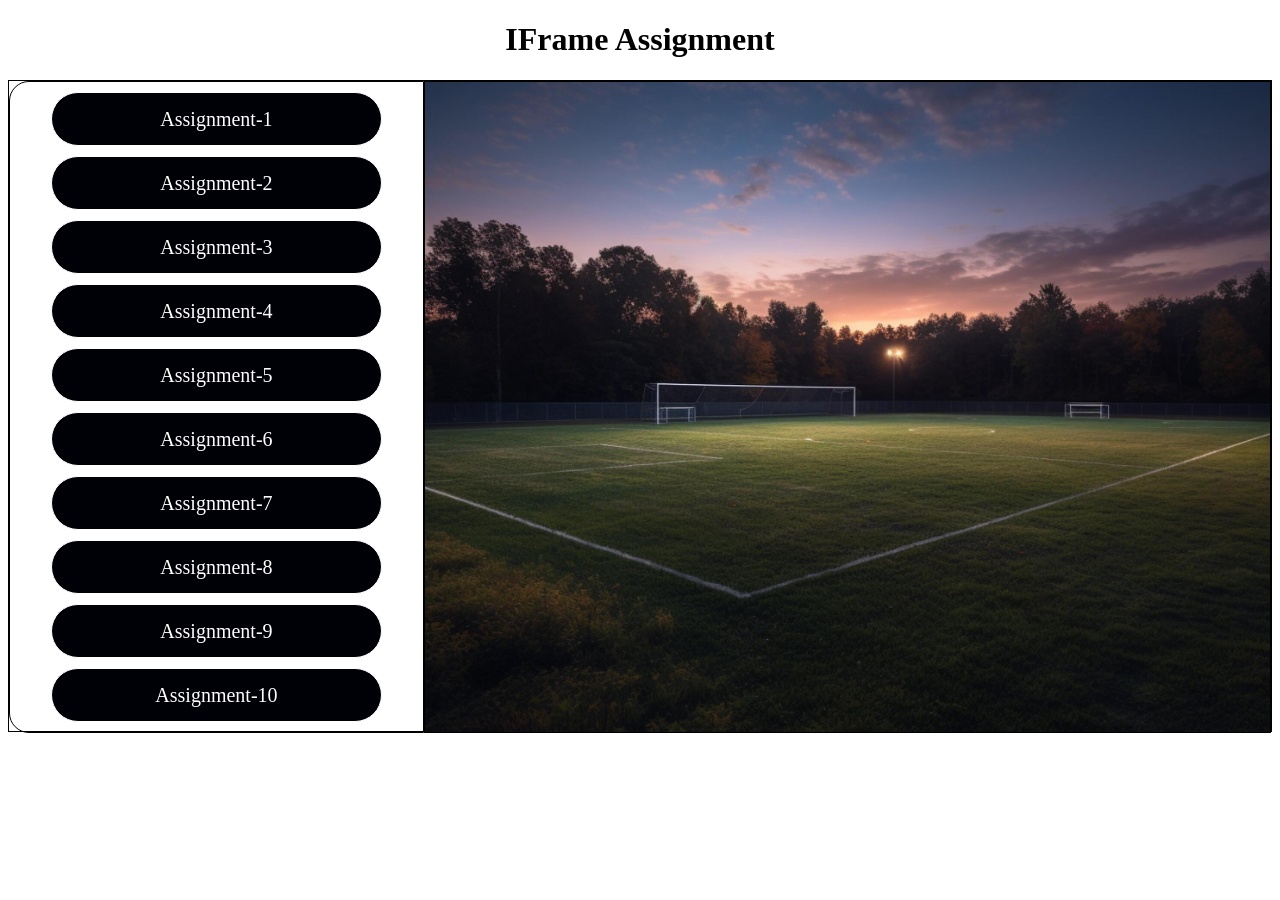
<file: index.html>
<!DOCTYPE html>
<html lang="en">
<head>
    <meta charset="UTF-8">
    <meta name="viewport" content="width=device-width, initial-scale=1.0">
    <title>Document</title>
    <style>
        body{
            margin-top: 1%;
        }
        .box{
            height: 650px;
            border: 1px solid black;
            display: flex;
        }
        
        .left{
            height: 100%;
            width: 34.2%;
            display: flex;
            flex-direction: column;
            justify-content: space-evenly;
            border: 1px solid black;
            border-top-left-radius: 20px;
            border-bottom-left-radius: 20px;

        }.right{
            height: 100%;
            width: 70%;
            border: 1px solid black;
        }
        button{
            margin-left: 10%;
            height: 100%;
            width: 80%;
            background-color: rgb(0, 0, 7);
            border: 1px solid white;
            border-radius: 30px;
            text-align: center;
            line-height: 50px;
            color: white;
            font-size: 20px;
            font-family:Cambria, Cochin, Georgia, Times, 'Times New Roman', serif;
        }   
        button:hover{
            cursor: pointer;
        }
        a{
            color: white;
            font-size: 30px;
            text-decoration: none;
        }
        iframe{
            width: 100%;
            height: 100%;
            border: none;
        }
    </style>
</head>
<body>
    <h1 align="center">IFrame Assignment</h1>
    <div class="box">

        <div class="left">
            <a href="assests/1-background/index.html" target="contentframe"><button>Assignment-1</button></a>
            <a href="assests/2-newspaper/index.html" target="contentframe"><button>Assignment-2</button></a>
            <a href="assests/3-flex-box/index.html" target="contentframe"><button>Assignment-3</button></a>
            <a href="assests/4-dynamic-gallery/index.html" target="contentframe"><button>Assignment-4</button></a>
            <a href="assests/5-ui-card/index.html" target="contentframe"><button>Assignment-5</button></a>
            <a href="assests/6-anchor/index.html" target="contentframe"><button>Assignment-6</button></a>
            <a href="index.html" target="contentframe"><button>Assignment-7</button></a>
            <a href="assests/8-table/index.html" target="contentframe"><button>Assignment-8</button></a>
            <a href="assests/9-box-plot/index.html" target="contentframe"><button>Assignment-9</button></a>
            <a href="assests/10-login/index.html" target="contentframe"><button>Assignment-10</button></a>
        </div>
        <div class="right">
            <iframe srcdoc="<style>body{margin:0;height:100vh;}img{width:100%;height:100%;object-fit:cover;}</style><img src='image4.jpg'>" frameborder="0" height="100%" width="100%" name="contentframe">Rajat</iframe>
        </div>      
    </div>
    
</body>
</html>
</file>
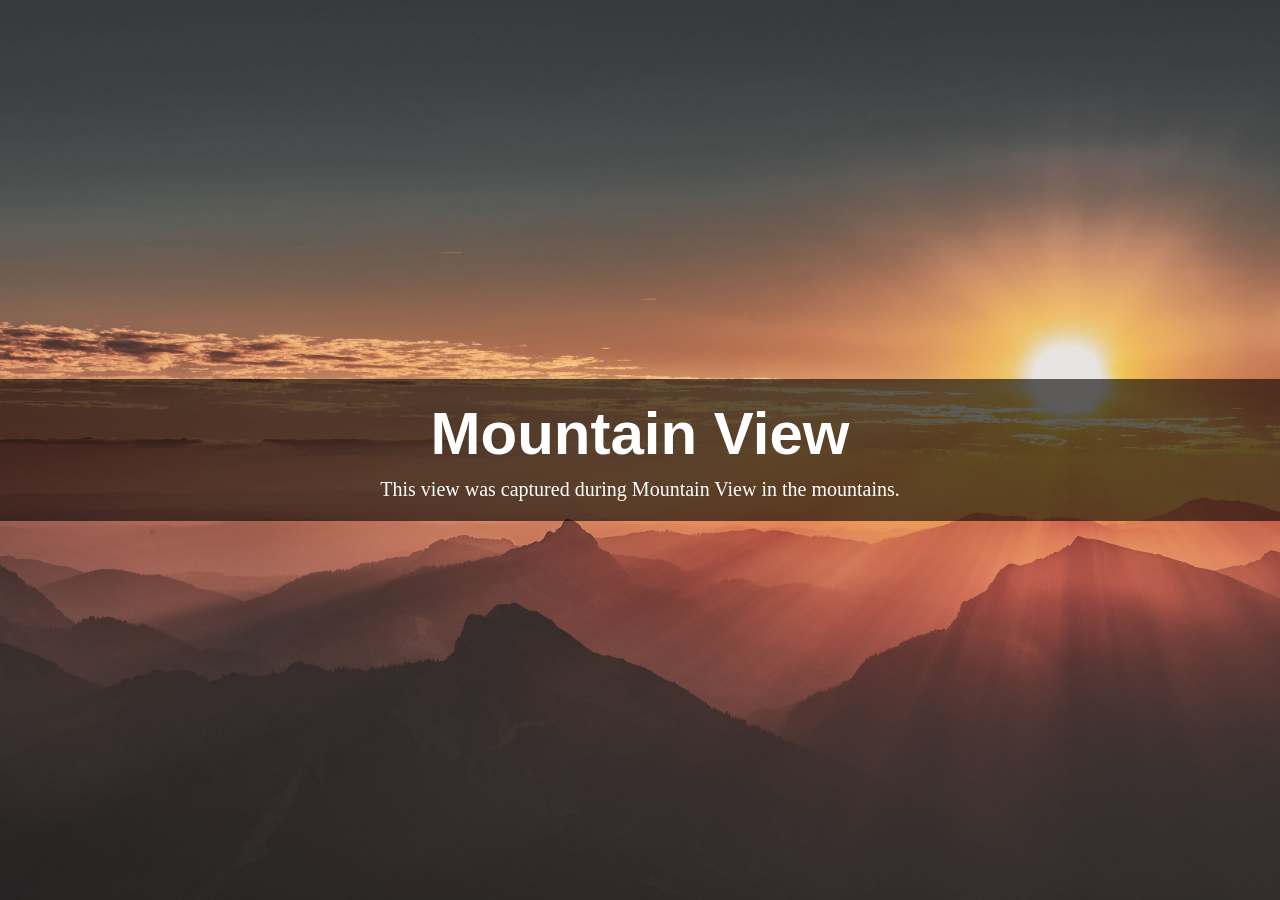
<file: assests/1-background/index.html>
<!DOCTYPE html>
<html lang="en">
<head>
    <meta charset="UTF-8">
    <meta name="viewport" content="width=device-width, initial-scale=1.0">
    <title>Mountain View</title>
</head>
<style>
    * {
        margin: 0;
        padding: 0;
        box-sizing: border-box;
    }
    body {
        background-image: url(mountain.jpg);
        background-size: cover;
        background-position: center;
        background-repeat: no-repeat;
        min-height: 100vh; 
        display: flex;
        justify-content: center;
        align-items: center;
    }
    .box {
        background-color: rgba(0, 0, 0, 0.6);
        text-align: center;
        color: rgb(255, 255, 255);
        padding: 20px 40px; 
        width:100%;
    }
    h1 {
        font-family: 'Trebuchet MS', 'Lucida Sans Unicode', 'Lucida Grande', 'Lucida Sans', Arial, sans-serif;
        font-size: clamp(32px, 5vw, 60px); 
        margin-bottom: 10px;
    }
    p {
        font-size: clamp(16px, 2vw, 20px); 
        font-family: Georgia, 'Times New Roman', Times, serif;
    }
</style>
<body>
    <div class="box">
        <h1>Mountain View</h1>
        <p>This view was captured during Mountain View in the mountains.</p>
    </div>    
</body>
</html>
</file>
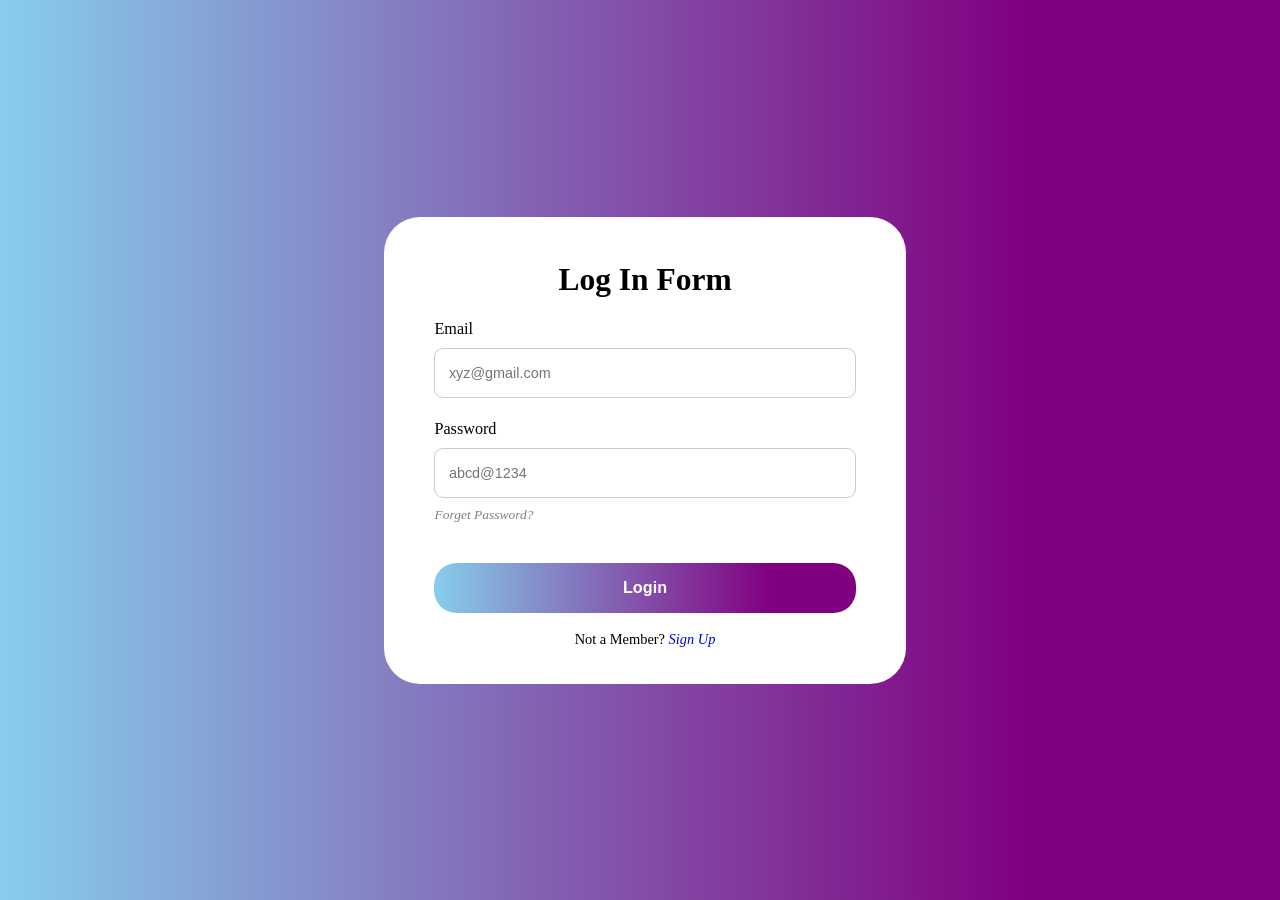
<file: assests/10-login/index.html>
<!DOCTYPE html>
<html lang="en">
<head>
    <meta charset="UTF-8">
    <meta name="viewport" content="width=device-width, initial-scale=1.0">
    <link rel="stylesheet" href="style.css">
    <title>Document</title>
    <style>
        form {
            height: auto;
            width: 58vh;
            background-color: white;
            border-radius: 4vh;
            padding: 4vh 3vh;
        }
        h1 {
            text-align: center;
            font-size: 3.5vh;
            margin-top: 1vh;
            margin-bottom: 2vh;
        }
        .email, .password, .login {
            width: 90%;
            margin: auto;
            margin-top: 2.5vh;
            font-size: 1.8vh;
        }
        input {
            height: 5.5vh;
            width: 100%;
            margin-top: 1vh;
            font-size: 1.6vh;
            padding: 0 1.5vh;
            border: 1px solid #ccc;
            border-radius: 1vh;
        }
        p {
            margin-top: 1vh;
        }
        #login {
            background: linear-gradient(90deg, skyblue, purple 80%);
            border-radius: 2.5vh;
            border: none;
            color: white;
            font-size: 1.8vh;
            font-weight: bold;
            cursor: pointer;
            margin-top: 2vh;
            height: 5.5vh;
        }
        .password > p {
            color: grey;
            font-style: italic;
            font-size: 1.5vh;
        }
        .login > p {
            text-align: center;
            margin-top: 2vh;
            font-size: 1.6vh;
        }
        a {
            text-decoration: none;
            font-style: italic;
        }
        #login:hover {
            cursor: pointer;
        }
    </style>
</head>
<body>
    <div class="con">
        <form action="">
            <h1>Log In Form</h1>
            <div class="email">
                <label for="">Email</label>
                <br>
                <input type="email" placeholder="xyz@gmail.com">
            </div>
            <div class="password">
                <label for="">Password</label>
                <br>
                <input type="password" placeholder="abcd@1234">
                <p>Forget Password?</p>
            </div>
            <div class="login">
                <input type="button" value="Login" id="login">
                <p>Not a Member? <a href="signup.html">Sign Up</a></p>
            </div>
        </form>
    </div>
</body>
</html>
</file>
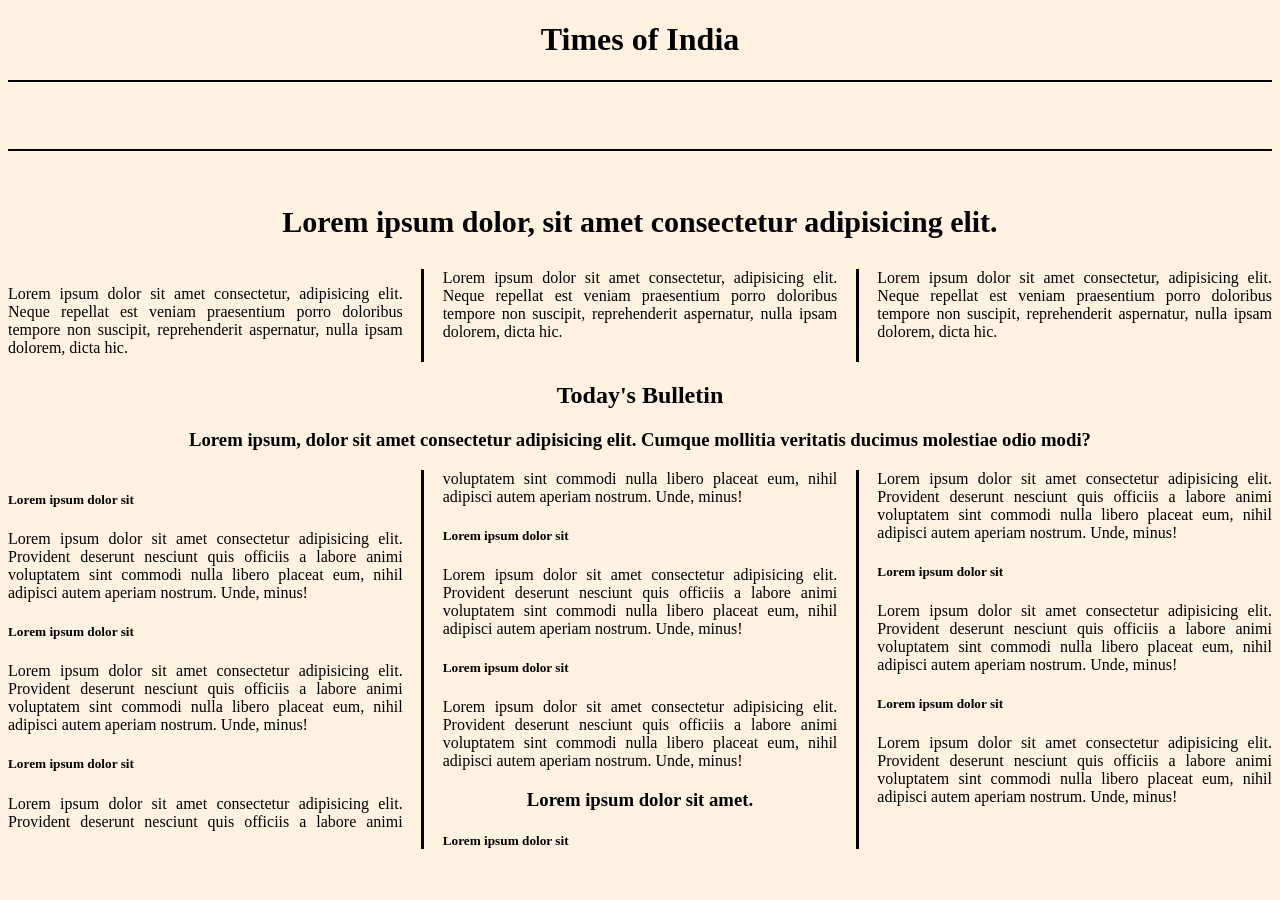
<file: assests/2-newspaper/index.html>
<!DOCTYPE html>
    <html lang="en">
    <head>
        <meta charset="UTF-8">
        <meta name="viewport" content="width=device-width, initial-scale=1.0">
        <title>Newspaper</title>
        <style>
            *{
                background-color: rgb(255, 242, 225);
                text-align: justify;
            }
            h1{
                text-align: center;
                font-family:Cambria, Cochin, Georgia, Times, 'Times New Roman', serif;
            }
            marquee{
                border-top: 2px solid black;
                border-bottom: 2px solid black;
                margin-bottom: 20px;
            }
            h2{ 
                text-align: center;
            }
            h3{ 
                text-align: center;
            }
            .head{
                text-align: center;
                font-size: 30px;
            }
            .three,.b{
                column-count: 3;
                column-gap: 40px;
                column-rule: 3px solid black;
            }
        </style>
    </head>
    <body>
        <h1>Times of India</h1>
        <marquee behavior="" direction="" scrollamount="25"><h2>Latest Update: 30 July 2026</h2></marquee>
        <h3 class="head">Lorem ipsum dolor, sit amet consectetur adipisicing elit.</h2>
        <div class="three">
            <p>Lorem ipsum dolor sit amet consectetur, adipisicing elit. Neque repellat est veniam praesentium porro doloribus tempore non suscipit, reprehenderit aspernatur, nulla ipsam dolorem, dicta hic.</p>
            <p>Lorem ipsum dolor sit amet consectetur, adipisicing elit. Neque repellat est veniam praesentium porro doloribus tempore non suscipit, reprehenderit aspernatur, nulla ipsam dolorem, dicta hic.</p>
            <p>Lorem ipsum dolor sit amet consectetur, adipisicing elit. Neque repellat est veniam praesentium porro doloribus tempore non suscipit, reprehenderit aspernatur, nulla ipsam dolorem, dicta hic.</p>
    </div>
    
    <h2>Today's Bulletin</h2>
    <h3>Lorem ipsum, dolor sit amet consectetur adipisicing elit. Cumque mollitia veritatis ducimus molestiae odio modi?</h3>
    <div class="b">
        <p><h5>Lorem ipsum dolor sit</h5>Lorem ipsum dolor sit amet consectetur adipisicing elit. Provident deserunt nesciunt quis officiis a labore animi voluptatem sint commodi nulla libero placeat eum, nihil adipisci autem aperiam nostrum. Unde, minus!</p>
        <p><h5>Lorem ipsum dolor sit</h5>Lorem ipsum dolor sit amet consectetur adipisicing elit. Provident deserunt nesciunt quis officiis a labore animi voluptatem sint commodi nulla libero placeat eum, nihil adipisci autem aperiam nostrum. Unde, minus!</p>
        <p><h5>Lorem ipsum dolor sit</h5>Lorem ipsum dolor sit amet consectetur adipisicing elit. Provident deserunt nesciunt quis officiis a labore animi voluptatem sint commodi nulla libero placeat eum, nihil adipisci autem aperiam nostrum. Unde, minus!</p>
        <p><h5>Lorem ipsum dolor sit</h5>Lorem ipsum dolor sit amet consectetur adipisicing elit. Provident deserunt nesciunt quis officiis a labore animi voluptatem sint commodi nulla libero placeat eum, nihil adipisci autem aperiam nostrum. Unde, minus!</p>
        <p><h5>Lorem ipsum dolor sit</h5>Lorem ipsum dolor sit amet consectetur adipisicing elit. Provident deserunt nesciunt quis officiis a labore animi voluptatem sint commodi nulla libero placeat eum, nihil adipisci autem aperiam nostrum. Unde, minus!</p>
        <h3>Lorem ipsum dolor sit amet.</h3>
        <p><h5>Lorem ipsum dolor sit</h5>Lorem ipsum dolor sit amet consectetur adipisicing elit. Provident deserunt nesciunt quis officiis a labore animi voluptatem sint commodi nulla libero placeat eum, nihil adipisci autem aperiam nostrum. Unde, minus!</p>
        <p><h5>Lorem ipsum dolor sit</h5>Lorem ipsum dolor sit amet consectetur adipisicing elit. Provident deserunt nesciunt quis officiis a labore animi voluptatem sint commodi nulla libero placeat eum, nihil adipisci autem aperiam nostrum. Unde, minus!</p>
        <p><h5>Lorem ipsum dolor sit</h5>Lorem ipsum dolor sit amet consectetur adipisicing elit. Provident deserunt nesciunt quis officiis a labore animi voluptatem sint commodi nulla libero placeat eum, nihil adipisci autem aperiam nostrum. Unde, minus!</p>
    
    </div>
    </body>
    </html>
</file>
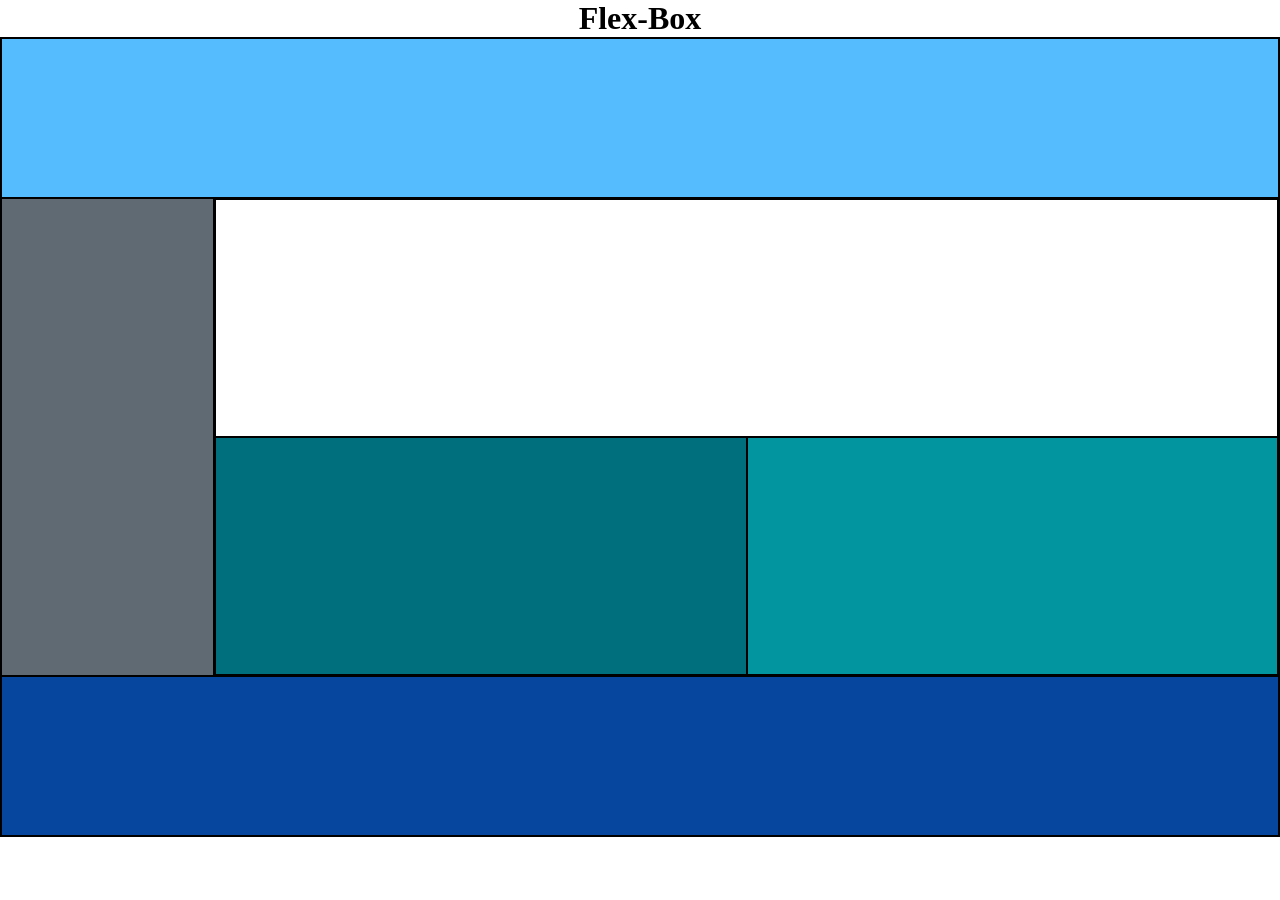
<file: assests/3-flex-box/index.html>
<!DOCTYPE html>
<html lang="en">
<head>
    <meta charset="UTF-8">
    <meta name="viewport" content="width=device-width, initial-scale=1.0">
    <title>Flex-Box</title>
    <style>
        *{
            margin: 0;
            padding: 0;
            box-sizing: border-box;
        }
        .con{
            border: 1px solid black;
            height: 800px;
        }
        .header{
            height: 20%;
            border: 1px solid black;
            background-color:#55bdfd;
        }
            
        .center{
            height: 60%;
            background-color:rgb(221, 255, 0);
            display: flex;
        }
            
        .left{
            height: 100%;
            width: 20%;
            border: 1px solid black;
            background-color:#5f6a73;
        }
        .right{
            background-color: rgb(255, 0, 0);
            height: 100%;
            border: 1px solid black;
            width: 100%;
        }
        .top{
            height: 50%;
            background-color: #ffffff;
            border: 1px solid black;
        }
        .bottom{
            height: 50%;
            background-color: #00bcc9c7;
            display: flex;
        }
        .bottom1{
            width: 50%;
        }
        .b1{
            background: #006f7d;
            border: 1px solid black;
        }
        .b2{
            background: #02949f;
            border: 1px solid black;
        }
        .footer{
            height: 20%;
            border: 1px solid black;
            background-color:rgb(7, 70, 159);
        }
    </style>
</head>
<body>
    <h1 align="Center">Flex-Box</h1>
    <div class="con">
        <div class="header"></div>
        <div class="center">
                <div class="left"></div>
                <div class="right">
                    <div class="top"></div>
                    <div class="bottom">
                        <div class="bottom1 b1"></div>
                        <div class="bottom1 b2"></div>
                    </div>
                </div>
        </div>
        <div class="footer"></div>
    </div>
</body>
</html>
</file>
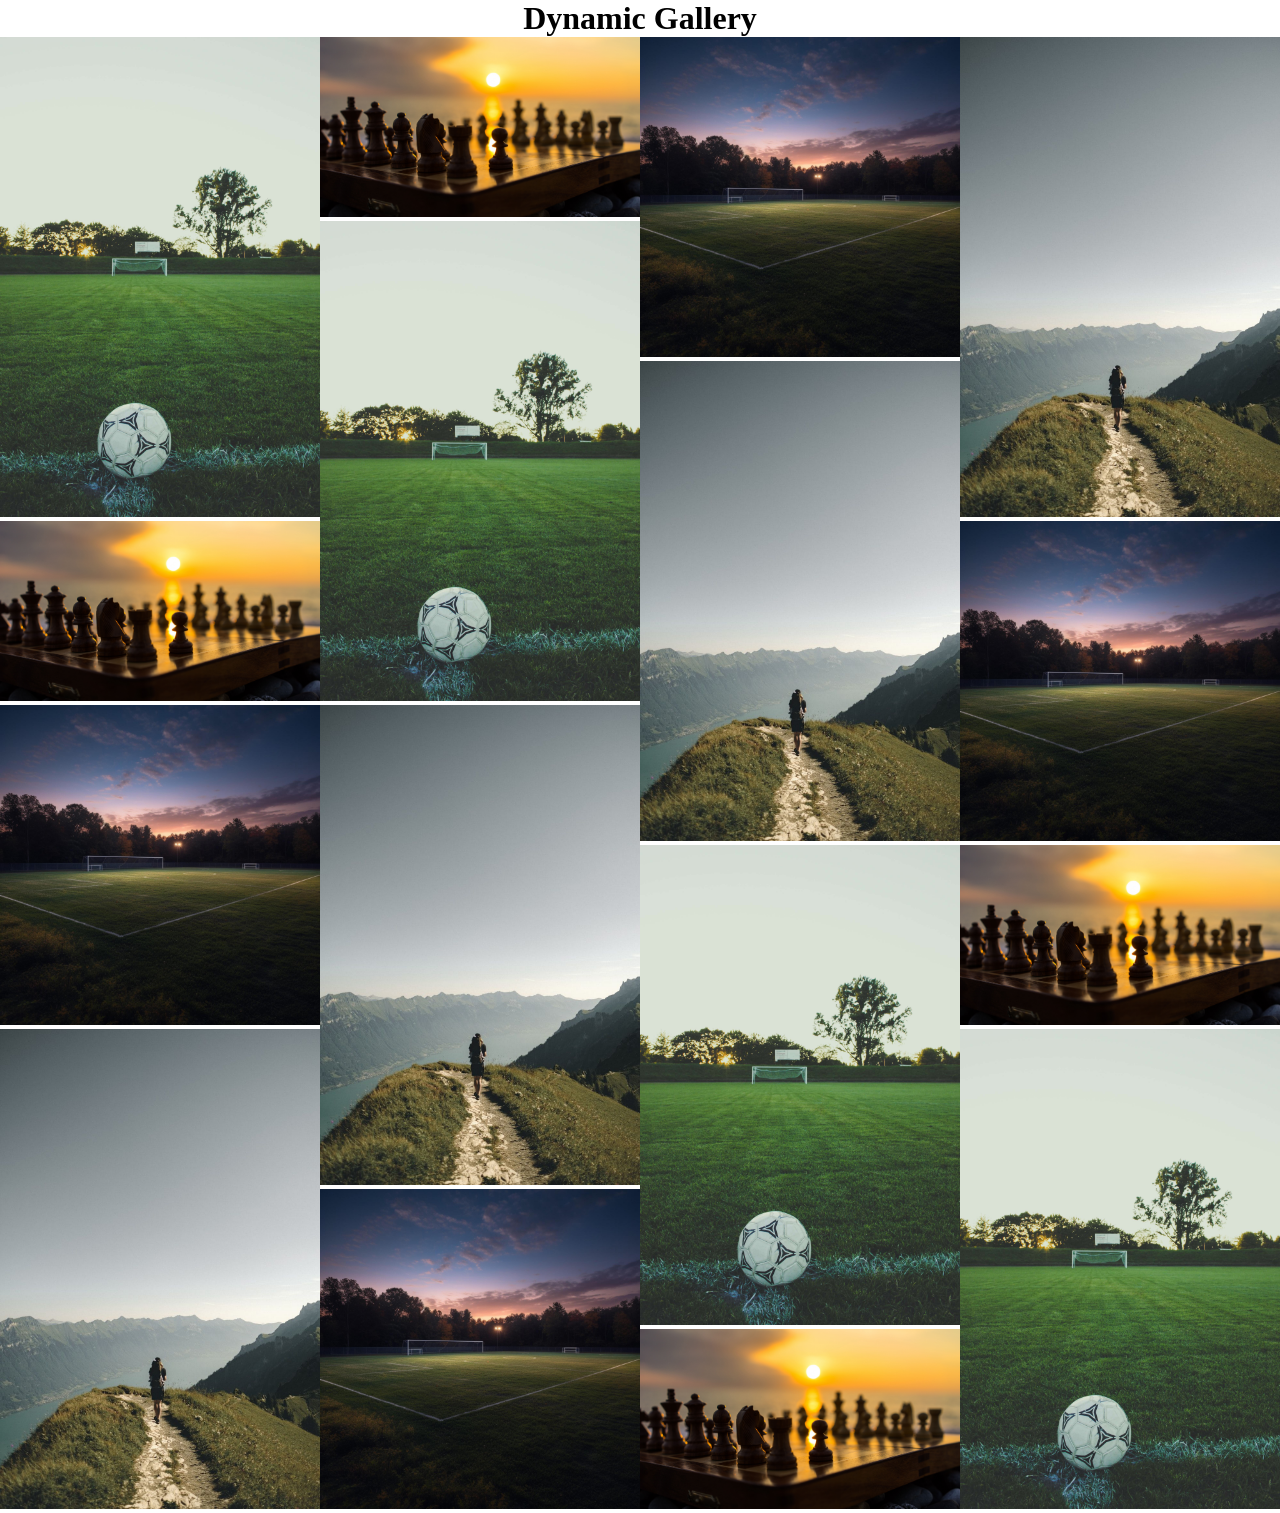
<file: assests/4-dynamic-gallery/index.html>
<!DOCTYPE html>
<html lang="en">
<head>
    <meta charset="UTF-8">
    <meta name="viewport" content="width=device-width, initial-scale=1.0">
    <title>Dynamic Gallery</title>
    <style>
        *{
            margin: 0;
            padding: 0;
            box-sizing: border-box;
        }
        .con{
            /* border: 1px solid black; */
            display: flex;
        }
        .box{
            width: 25%;
            /* border: 1px solid black; */
            height: 100%;   
        }
        img{
            width: 100%;
        }
    </style>
</head>
<body>
    <h1 align="Center">Dynamic Gallery</h1>
    <div class="con">
        <div class="box">
            <img src="assests/image.jpg" alt="">
            <img src="assests/image2.jpg" alt="">
            <img src="assests/image4.jpg" alt="">
            <img src="assests/image3.jpg" alt="">
        </div>
        <div class="box">
            <img src="assests/image2.jpg" alt="">
            <img src="assests/image.jpg" alt="">
            <img src="assests/image3.jpg" alt="">
            <img src="assests/image4.jpg" alt="">
        </div>
        <div class="box">
            <img src="assests/image4.jpg" alt="">
            <img src="assests/image3.jpg" alt="">
            <img src="assests/image.jpg" alt="">
            <img src="assests/image2.jpg" alt="">
        </div>
        <div class="box">
            <img src="assests/image3.jpg" alt="">
            <img src="assests/image4.jpg" alt="">
            <img src="assests/image2.jpg" alt="">
            <img src="assests/image.jpg" alt="">
        </div>
    </div>
</body>
</html>
</file>
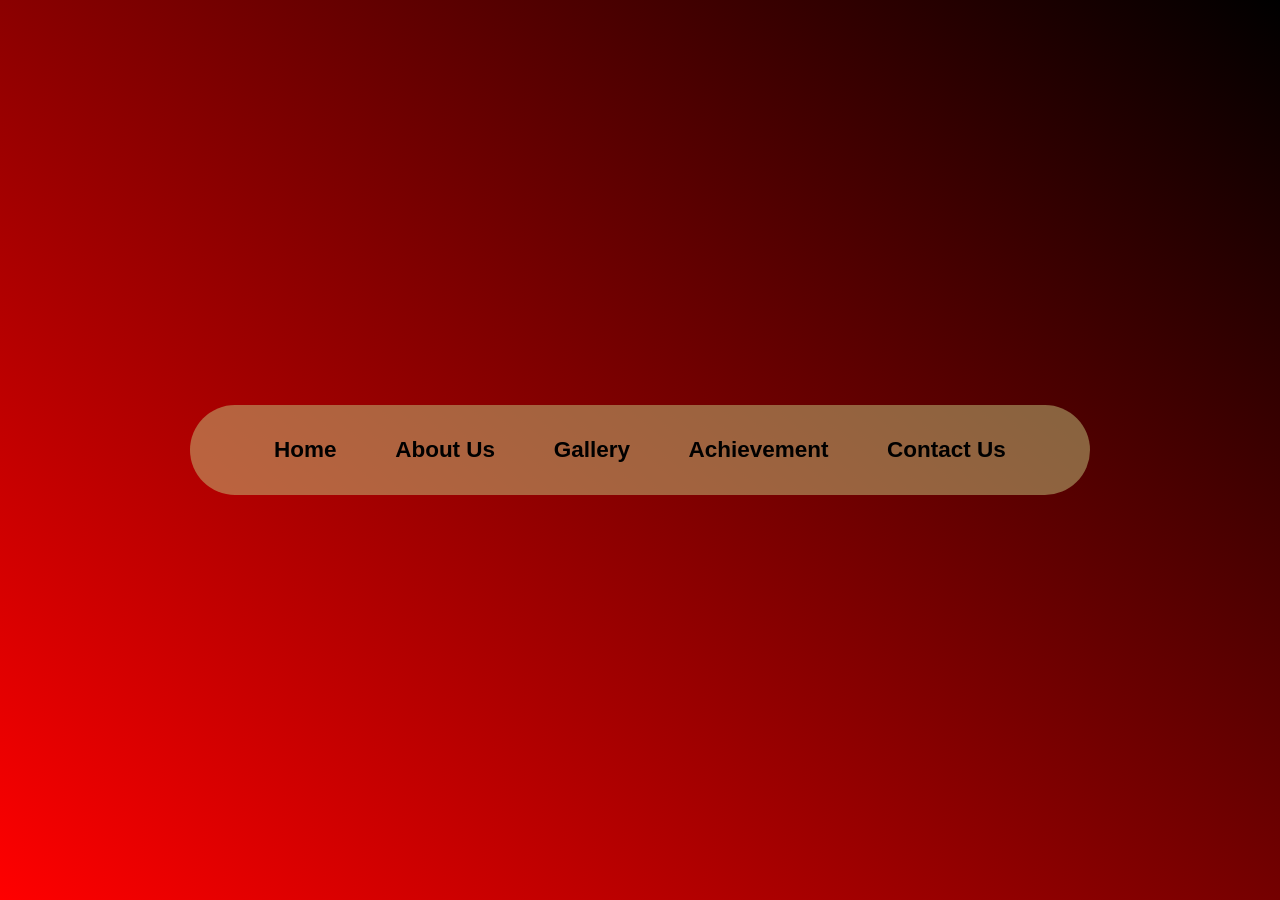
<file: assests/6-anchor/index.html>
<!DOCTYPE html>
<html lang="en">
<head>
    <meta charset="UTF-8">
    <meta name="viewport" content="width=device-width, initial-scale=1.0">
    <title>Document</title>
    <style>
        * {
            margin: 0;
            padding: 0;
            box-sizing: border-box;
        }
        .box {
            height: 100vh;
            background: linear-gradient(40deg, red, black);
            display: flex;
            justify-content: center;
            align-items: center;
        }
        .nav {
            height: 10vh;
            width: 80vw;
            max-width: 900px;
            border-radius: 5vh;
            background-color: rgba(198, 198, 126, 0.5);
            position: absolute;
            display: flex;
            align-items: center;
            justify-content: space-evenly;
            padding: 0 2vw;
        }
        h1 {
            font-size: clamp(14px, 2.5vh, 25px);
            font-family: 'Trebuchet MS', 'Lucida Sans Unicode', 'Lucida Grande', 'Lucida Sans', Arial, sans-serif;
        }
        a {
            color: rgb(0, 0, 0);
            text-decoration: none;
            display: inline-block;
        }
        a:hover {
            transform: scale(1.2);
            transition: transform 0.2s ease;
        }
    </style>
</head>
<body>
    <div class="box">
        <div class="nav">
            <a href="index.html"><h1>Home</h1></a>
            <a href="aboutus.html"><h1>About Us</h1></a>
            <a href="gallery.html"><h1>Gallery</h1></a>
            <a href="achievement.html"><h1>Achievement</h1></a>
            <a href="contactus.html"><h1>Contact Us</h1></a>
        </div>
    </div>
</body>
</html>
</file>
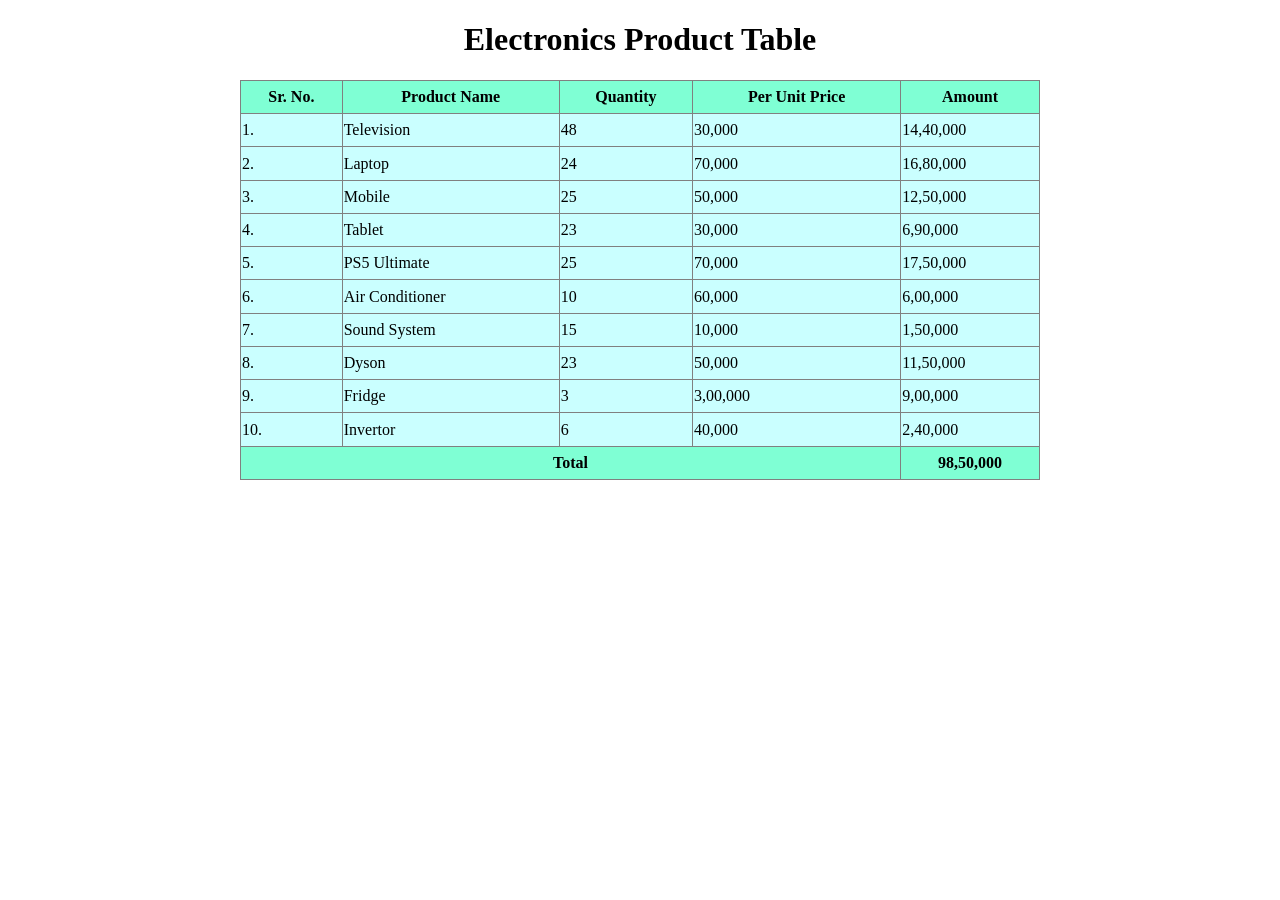
<file: assests/8-table/index.html>
<!DOCTYPE html>
<html lang="en">
<head>
    <meta charset="UTF-8">
    <meta name="viewport" content="width=device-width, initial-scale=1.0">
    <title>Document</title>
    <style>
        .table{
            display: flex;
            align-items: center;
            justify-content: center;
        }
    table{
        border-collapse: collapse;
        margin: auto;
        height: 400px;
        width: 800px;
    }
    tr:hover{
        transform: scale(1.01);
        background-color:rgb(80, 207, 216) ;
    }
    th{
        background-color:aquamarine;
    }
    tr{
        background-color: rgb(202, 255, 255);
    }
    </style>
</head>
<body>
    <h1 align="center">Electronics Product Table</h1>
    <div class="table">
    
    <table border="1px">
        <tr>
            <th>Sr. No.</th>
            <th>Product Name</th>
            <th>Quantity</th>
            <th>Per Unit Price</th>
            <th>Amount</th>
        </tr>
        <tr class="">
            <td>1.</td>
            <td>Television</td>
            <td>48</td>
            <td>30,000</td>
            <td>14,40,000</td>
        </tr>
        <tr>
            <td>2.</td>
            <td>Laptop</td>
            <td>24</td>
            <td>70,000</td>
            <td>16,80,000</td>
        </tr>
    
    <tr>
        <td>3.</td>
        <td>Mobile</td>
        <td>25</td>
        <td>50,000</td>
        <td>12,50,000</td>
    </tr>
    <tr>
        <td>4.</td>
        <td>Tablet</td>
        <td>23</td>
        <td>30,000</td>
        <td>6,90,000</td>
    </tr>
    <tr>
        <td>5.</td>
        <td>PS5 Ultimate</td>
        <td>25</td>
        <td>70,000</td>
        <td>17,50,000</td>
    </tr>
    <tr>
        <td>6.</td>
        <td>Air Conditioner</td>
        <td>10</td>
        <td>60,000</td>
        <td>6,00,000</td>
    </tr>
    <tr>
        <td>7.</td>
        <td>Sound System</td>
        <td>15</td>
        <td>10,000</td>
        <td>1,50,000</td>
    </tr>
    <tr>    
        <td>8.</td>
        <td>Dyson</td>
        <td>23</td>
        <td>50,000</td>
        <td>11,50,000</td>
    </tr>
    <tr>
        <td>9.</td>
        <td>Fridge</td>
        <td>3</td>
        <td>3,00,000</td>
        <td>9,00,000</td>
    </tr>
    <tr>
        <td>10.</td>
        <td>Invertor</td>
        <td>6</td>
        <td>40,000</td>
        <td>2,40,000</td>
    </tr>
    <tr>
        <th colspan="4">Total</th>
        <th>98,50,000</th>
    </tr>
</table> 
</div>
</body>
</html>
</file>
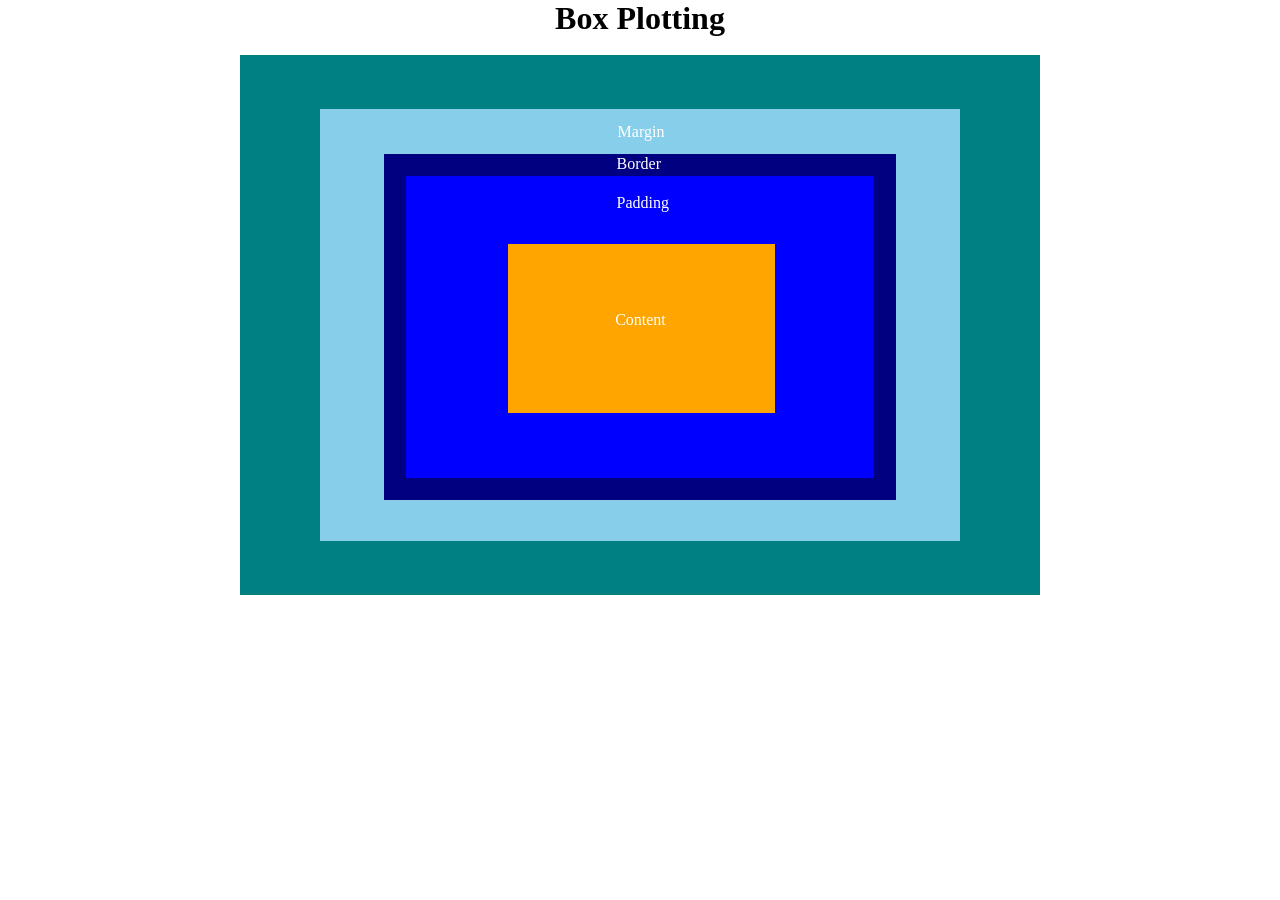
<file: assests/9-box-plot/index.html>
<!DOCTYPE html>
<html lang="en">
<head>
    <meta charset="UTF-8">
    <meta name="viewport" content="width=device-width, initial-scale=1.0">
    <title>Box Plotting</title>
    <style>
        * {
            margin: 0;
            padding: 0;
            box-sizing: border-box;
        }
        body {
            min-height: 100vh;
            display: flex;
            flex-direction: column;
            align-items: center;
        }
        h1 {
            margin-bottom: 2vh;
        }
        .con {
            height: 60vh;
            width: 85vw;
            max-width: 800px;
            background-color: teal;
            display: flex;
            justify-content: center;
            align-items: center;
            position: relative;
            color: white;
        }
        .box {
            height: 80%;
            width: 80%;
            background-color: skyblue;
            position: relative;
        }
        .box1 {
            height: 80%;
            width: 80%;
            background-color: blue;
            border: 2.5vh solid navy;
            margin: 5vh 2.5vw 2.5vh 5vw;
            padding: 7.5vh 2.5vw 2.5vh 8vw;
            position: relative;
        }
        .box2 {
            height: 80%;
            width: 80%;
            background-color: orange;
            position: relative;
        }
        .margin {
            position: absolute;
            left: 46.5%;
            top: 1.5vh;
        }
        .border {
            position: absolute;
            left: 45%;
            top: -2.3vh; 
            color: white;
        }
        .padding {
            position: absolute;
            left: 45%;
            top: 2vh;
        }
        .content {
            position: absolute;
            top: 40%;
            left: 40%;
        }
    </style>
</head>
<body>
    <h1 align="center">Box Plotting</h1>
    <div class="con">
        <div class="box">
            <p class="margin">Margin</p>    
            <div class="box1">
                <p class="border">Border</p>
                <p class="padding">Padding</p>
                <div class="box2">
                    <p class="content">Content</p>
                </div>
            </div>
        </div>
    </div>
</body>
</html>
</file>
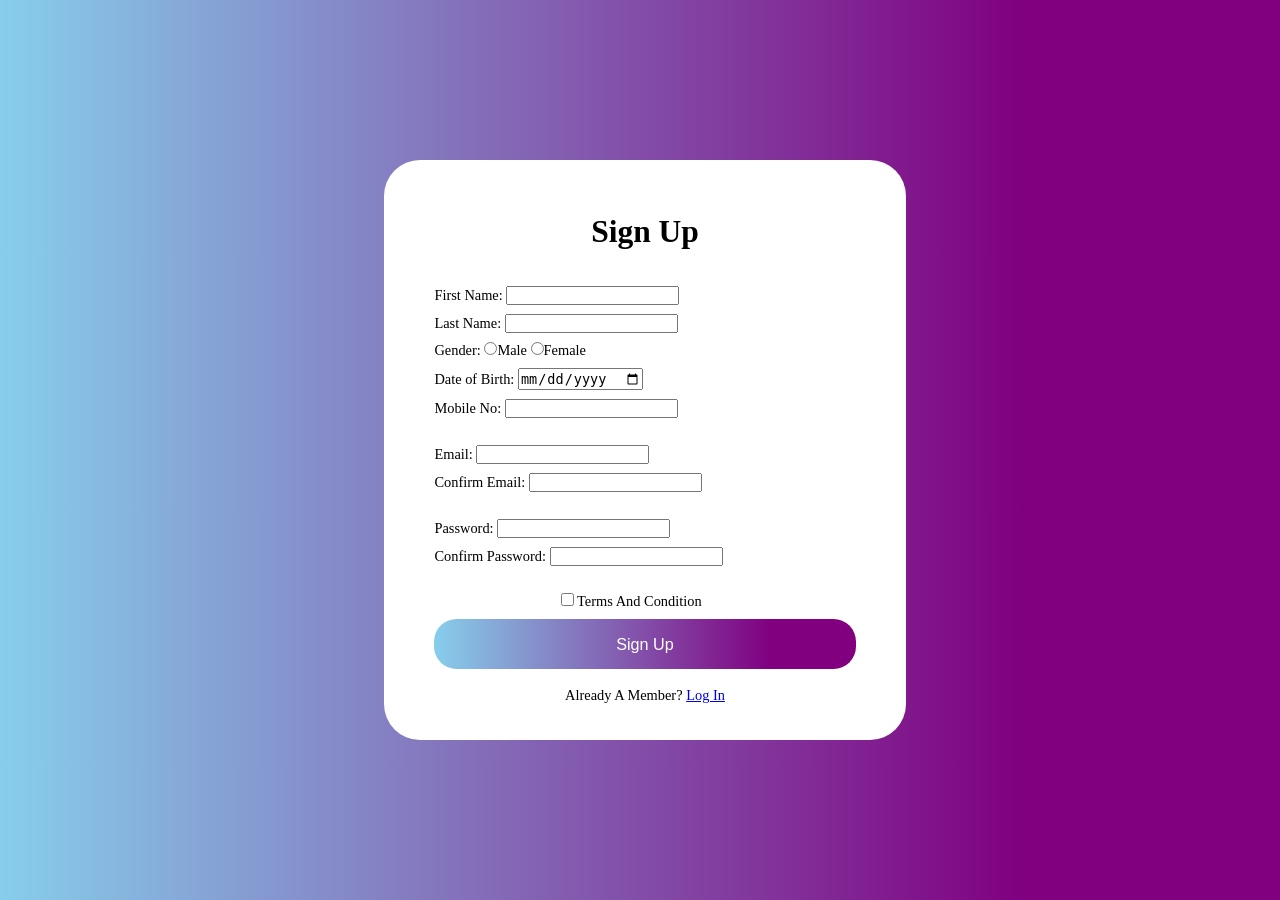
<file: assests/10-login/signup.html>
<!DOCTYPE html>
<html lang="en">
<head>
    <meta charset="UTF-8">
    <meta name="viewport" content="width=device-width, initial-scale=1.0">
    <link rel="stylesheet" href="style.css">
    <title>Document</title>
    <style>
        form {
            height: auto;
            width: 58vh;
            background-color: white;
            border-radius: 4vh;
            padding: 4vh 3vh;
        }
        h1 {
            margin-top: 2vh;
            margin-bottom: 3vh;
            font-size: 3.5vh;
        }
        .basic, .email, .password, .button {
            width: 90%;
            margin: auto;
            margin-top: 2vh;
            font-size: 1.6vh;
        }
        input {
            margin-top: 1vh;
            font-size: 1.5vh;
        }
        button {
            width: 100%;
            background: linear-gradient(90deg, skyblue, purple 80%);
            border-radius: 2.5vh;
            border: none;
            color: white;
            height: 5.5vh;
            font-size: 1.8vh;
            cursor: pointer;
            margin-top: 1vh;
        }
        .button {
            height: auto;
            margin-top: 3vh;
        }
        .button > p {
            text-align: center;
            margin-top: 2vh;
            font-size: 1.6vh;
        }
        .button > input {
            margin-left: 30%;
            margin-top: 0;
        }
    </style>
</head>
<body>
    <div class="con">
        <form action="">
            <h1 align="center">Sign Up</h1>
            <div class="basic">
                <label for="">First Name:</label>
                <input type="text" name="" id=""><br>   
                <label for="">Last Name:</label>
                <input type="text" name="" id="">
                <br>
                <label for="">Gender:</label>
                <input type="radio" name="Gender">Male
                <input type="radio" name="Gender" id="">Female
                <br>
                <label for="">Date of Birth:</label>
                <input type="date" name="" id="">
                <br>
                <label for="">Mobile No:</label>
                <input type="tel" name="" id="">
            </div>
            <div class="email">
                <label for="">Email:</label>
                <input type="email" name="" id="">
                <br>
                <label for="">Confirm Email:</label>
                <input type="email" name="" id="">
            </div>
            <div class="password">
                <label for="">Password:</label>
                <input type="password" name="" id="">
                <br>
                <label for="">Confirm Password:</label>
                <input type="password" name="" id="">
            </div>
            <div class="button">
                <input type="checkbox" name="" id=""> Terms And Condition
                <br>
                <button>Sign Up</button>
                <p>Already A Member? <a href="index.html">Log In</a></p>
            </div>
        </form>
    </div>
</body>
</html>
</file>
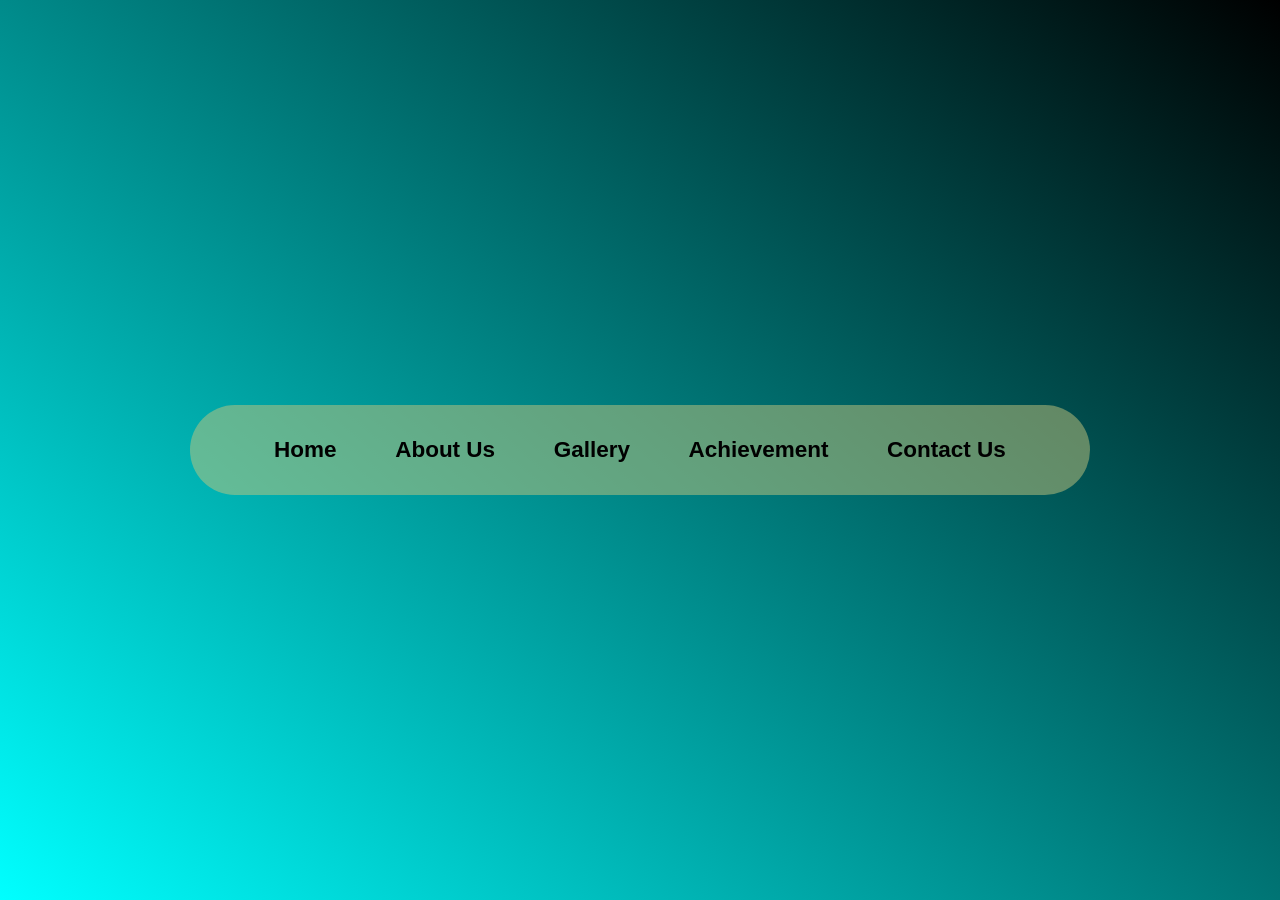
<file: assests/6-anchor/aboutus.html>
<!DOCTYPE html>
<html lang="en">
<head>
    <meta charset="UTF-8">
    <meta name="viewport" content="width=device-width, initial-scale=1.0">
    <title>Document</title>
    <style>
        * {
            margin: 0;
            padding: 0;
            box-sizing: border-box;
        }
        .box {
            height: 100vh;
            background: linear-gradient(40deg, cyan, black);
            display: flex;
            justify-content: center;
            align-items: center;
        }
        .nav {
            height: 10vh;
            width: 80vw;
            max-width: 900px;
            border-radius: 5vh;
            background-color: rgba(198, 198, 126, 0.5);
            position: absolute;
            display: flex;
            align-items: center;
            justify-content: space-evenly;
            padding: 0 2vw;
        }
        h1 {
            font-size: clamp(14px, 2.5vh, 25px);
            font-family: 'Trebuchet MS', 'Lucida Sans Unicode', 'Lucida Grande', 'Lucida Sans', Arial, sans-serif;
        }
        a {
            color: rgb(0, 0, 0);
            text-decoration: none;
            display: inline-block;
        }
        a:hover {
            transform: scale(1.2);
            transition: transform 0.2s ease;
        }
    </style>
</head>
<body>
    <div class="box">
        <div class="nav">
            <a href="index.html"><h1>Home</h1></a>
            <a href="aboutus.html"><h1>About Us</h1></a>
            <a href="gallery.html"><h1>Gallery</h1></a>
            <a href="achievement.html"><h1>Achievement</h1></a>
            <a href="contactus.html"><h1>Contact Us</h1></a>
        </div>
    </div>
</body>
</html>
</file>
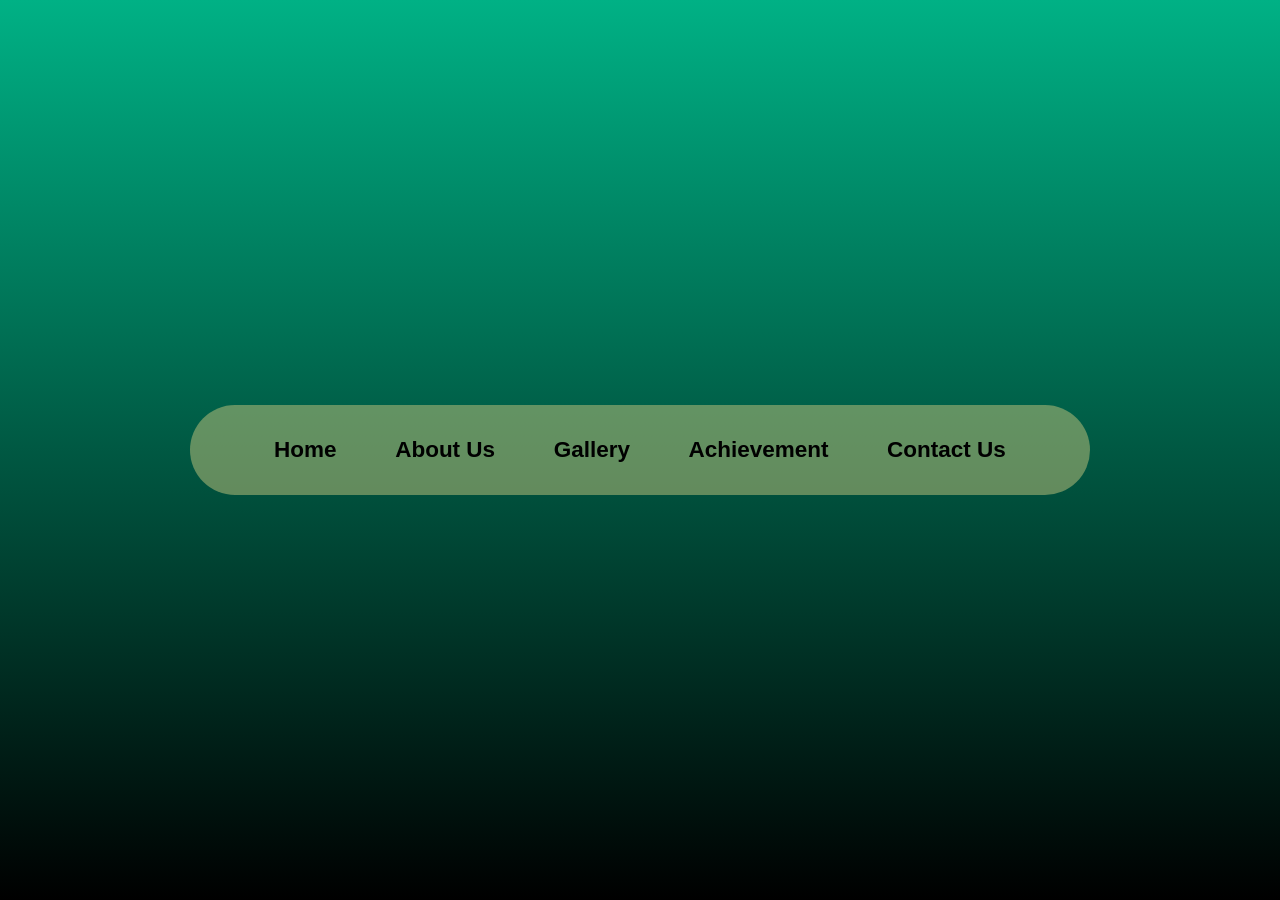
<file: assests/6-anchor/achievement.html>
<!DOCTYPE html>
<html lang="en">
<head>
    <meta charset="UTF-8">
    <meta name="viewport" content="width=device-width, initial-scale=1.0">
    <title>Document</title>
    <style>
        * {
            margin: 0;
            padding: 0;
            box-sizing: border-box;
        }
        .box {
            height: 100vh;
            background: linear-gradient(rgb(0, 177, 133), rgb(0, 0, 0));
            display: flex;
            justify-content: center;
            align-items: center;
        }
        .nav {
            height: 10vh;
            width: 80vw;
            max-width: 900px;
            border-radius: 5vh;
            background-color: rgba(198, 198, 126, 0.5);
            position: absolute;
            display: flex;
            align-items: center;
            justify-content: space-evenly;
            padding: 0 2vw;
        }
        h1 {
            font-size: clamp(14px, 2.5vh, 25px);
            font-family: 'Trebuchet MS', 'Lucida Sans Unicode', 'Lucida Grande', 'Lucida Sans', Arial, sans-serif;
        }
        a {
            color: rgb(0, 0, 0);
            text-decoration: none;
            display: inline-block;
        }
        a:hover {
            transform: scale(1.2);
            transition: transform 0.2s ease;
        }
    </style>
</head>
<body>
    <div class="box">
        <div class="nav">
            <a href="index.html"><h1>Home</h1></a>
            <a href="aboutus.html"><h1>About Us</h1></a>
            <a href="gallery.html"><h1>Gallery</h1></a>
            <a href="achievement.html"><h1>Achievement</h1></a>
            <a href="contactus.html"><h1>Contact Us</h1></a>
        </div>
    </div>
</body>
</html>
</file>
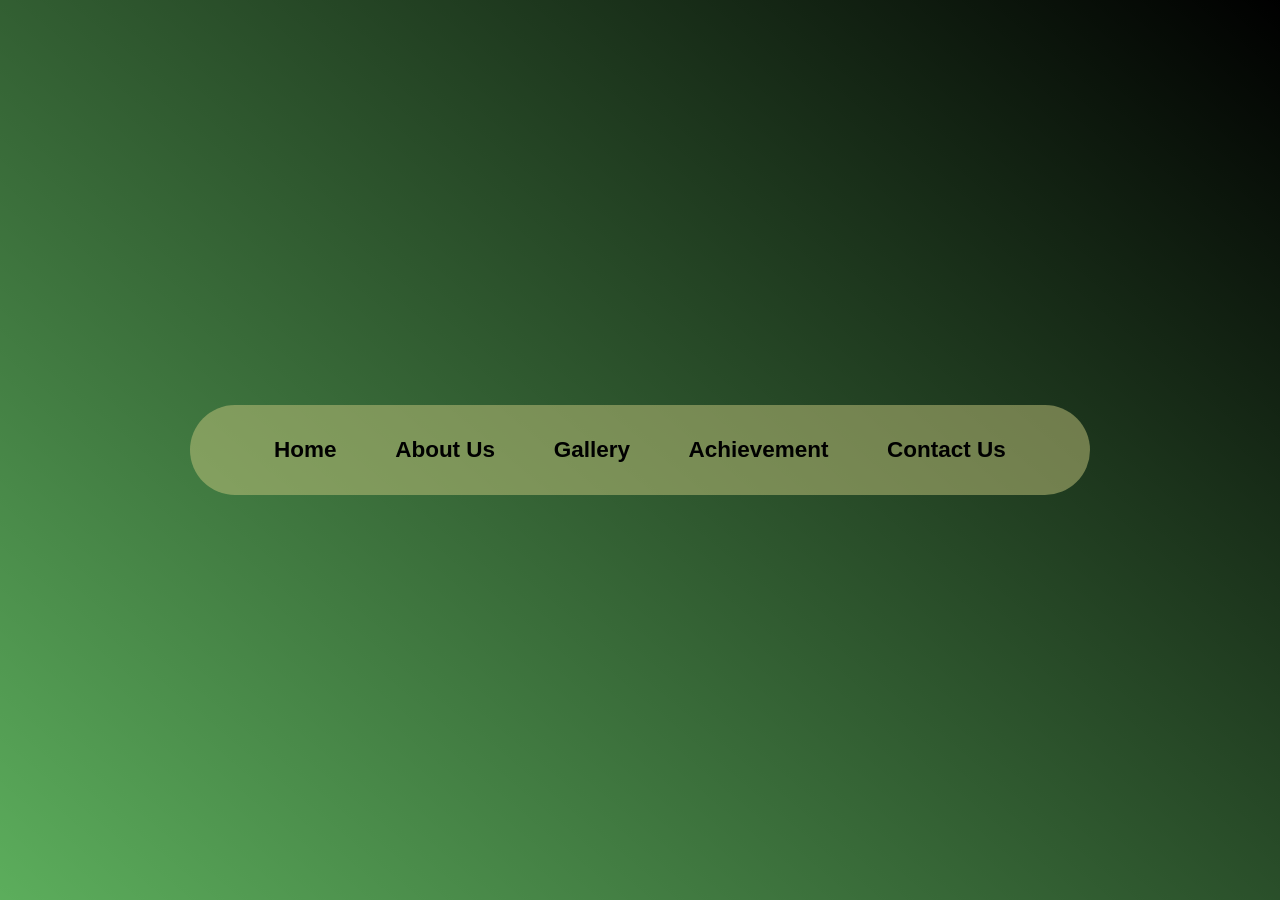
<file: assests/6-anchor/contactus.html>
<!DOCTYPE html>
<html lang="en">
<head>
    <meta charset="UTF-8">
    <meta name="viewport" content="width=device-width, initial-scale=1.0">
    <title>Document</title>
    <style>
        * {
            margin: 0;
            padding: 0;
            box-sizing: border-box;
        }
        .box {
            height: 100vh;
            background: linear-gradient(40deg, rgba(0, 128, 0, 0.639), black);
            display: flex;
            justify-content: center;
            align-items: center;
        }
        .nav {
            height: 10vh;
            width: 80vw;
            max-width: 900px;
            border-radius: 5vh;
            background-color: rgba(198, 198, 126, 0.5);
            position: absolute;
            display: flex;
            align-items: center;
            justify-content: space-evenly;
            padding: 0 2vw;
        }
        h1 {
            font-size: clamp(14px, 2.5vh, 25px);
            font-family: 'Trebuchet MS', 'Lucida Sans Unicode', 'Lucida Grande', 'Lucida Sans', Arial, sans-serif;
        }
        a {
            color: rgb(0, 0, 0);
            text-decoration: none;
            display: inline-block;
        }
        a:hover {
            transform: scale(1.2);
            transition: transform 0.2s ease;
        }
    </style>
</head>
<body>
    <div class="box">
        <div class="nav">
            <a href="index.html"><h1>Home</h1></a>
            <a href="aboutus.html"><h1>About Us</h1></a>
            <a href="gallery.html"><h1>Gallery</h1></a>
            <a href="achievement.html"><h1>Achievement</h1></a>
            <a href="contactus.html"><h1>Contact Us</h1></a>
        </div>
    </div>
</body>
</html>
</file>
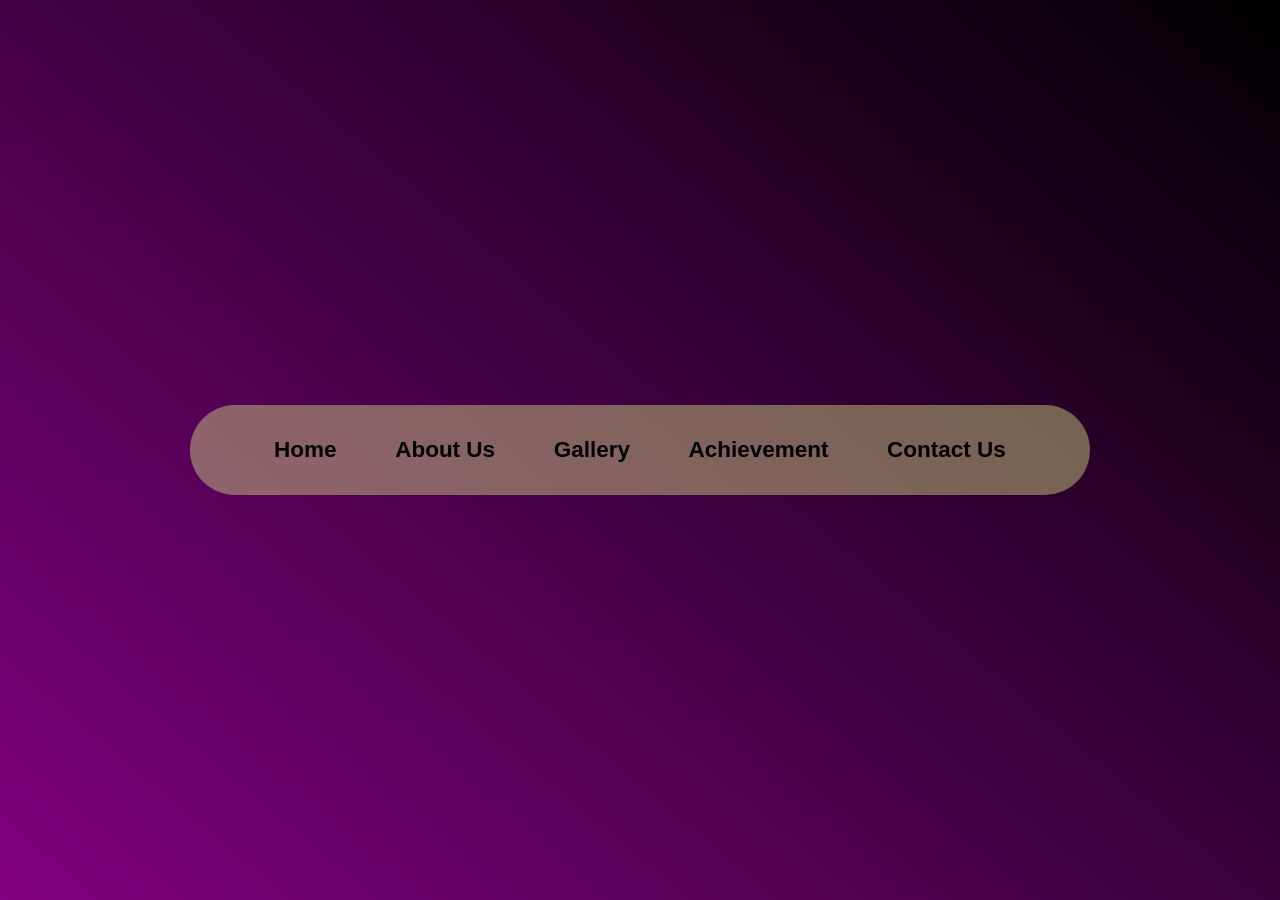
<file: assests/6-anchor/Gallery.html>
<!DOCTYPE html>
<html lang="en">
<head>
    <meta charset="UTF-8">
    <meta name="viewport" content="width=device-width, initial-scale=1.0">
    <title>Document</title>
    <style>
        * {
            margin: 0;
            padding: 0;
            box-sizing: border-box;
        }
        .box {
            height: 100vh;
            background: linear-gradient(40deg, purple, black);
            display: flex;
            justify-content: center;
            align-items: center;
        }
        .nav {
            height: 10vh;
            width: 80vw;
            max-width: 900px;
            border-radius: 5vh;
            background-color: rgba(198, 198, 126, 0.5);
            position: absolute;
            display: flex;
            align-items: center;
            justify-content: space-evenly;
            padding: 0 2vw;
        }
        h1 {
            font-size: clamp(14px, 2.5vh, 25px);
            font-family: 'Trebuchet MS', 'Lucida Sans Unicode', 'Lucida Grande', 'Lucida Sans', Arial, sans-serif;
        }
        a {
            color: rgb(0, 0, 0);
            text-decoration: none;
            display: inline-block;
        }
        a:hover {
            transform: scale(1.2);
            transition: transform 0.2s ease;
        }
    </style>
</head>
<body>
    <div class="box">
        <div class="nav">
            <a href="index.html"><h1>Home</h1></a>
            <a href="aboutus.html"><h1>About Us</h1></a>
            <a href="gallery.html"><h1>Gallery</h1></a>
            <a href="achievement.html"><h1>Achievement</h1></a>
            <a href="contactus.html"><h1>Contact Us</h1></a>
        </div>
    </div>
</body>
</html>
</file>
<file: assests/10-login/style.css>
* {
            margin: 0;
            padding: 0;
            box-sizing: border-box;
        }
        body {
            min-height: 100vh;
            overflow-x: hidden;
        }
        .con {
            min-height: 100vh;
            width: 100vw;
            background: linear-gradient(90deg, skyblue, purple 80%);
            display: flex;
            align-items: center;
            padding-left: 30vw;

        }
</file>
